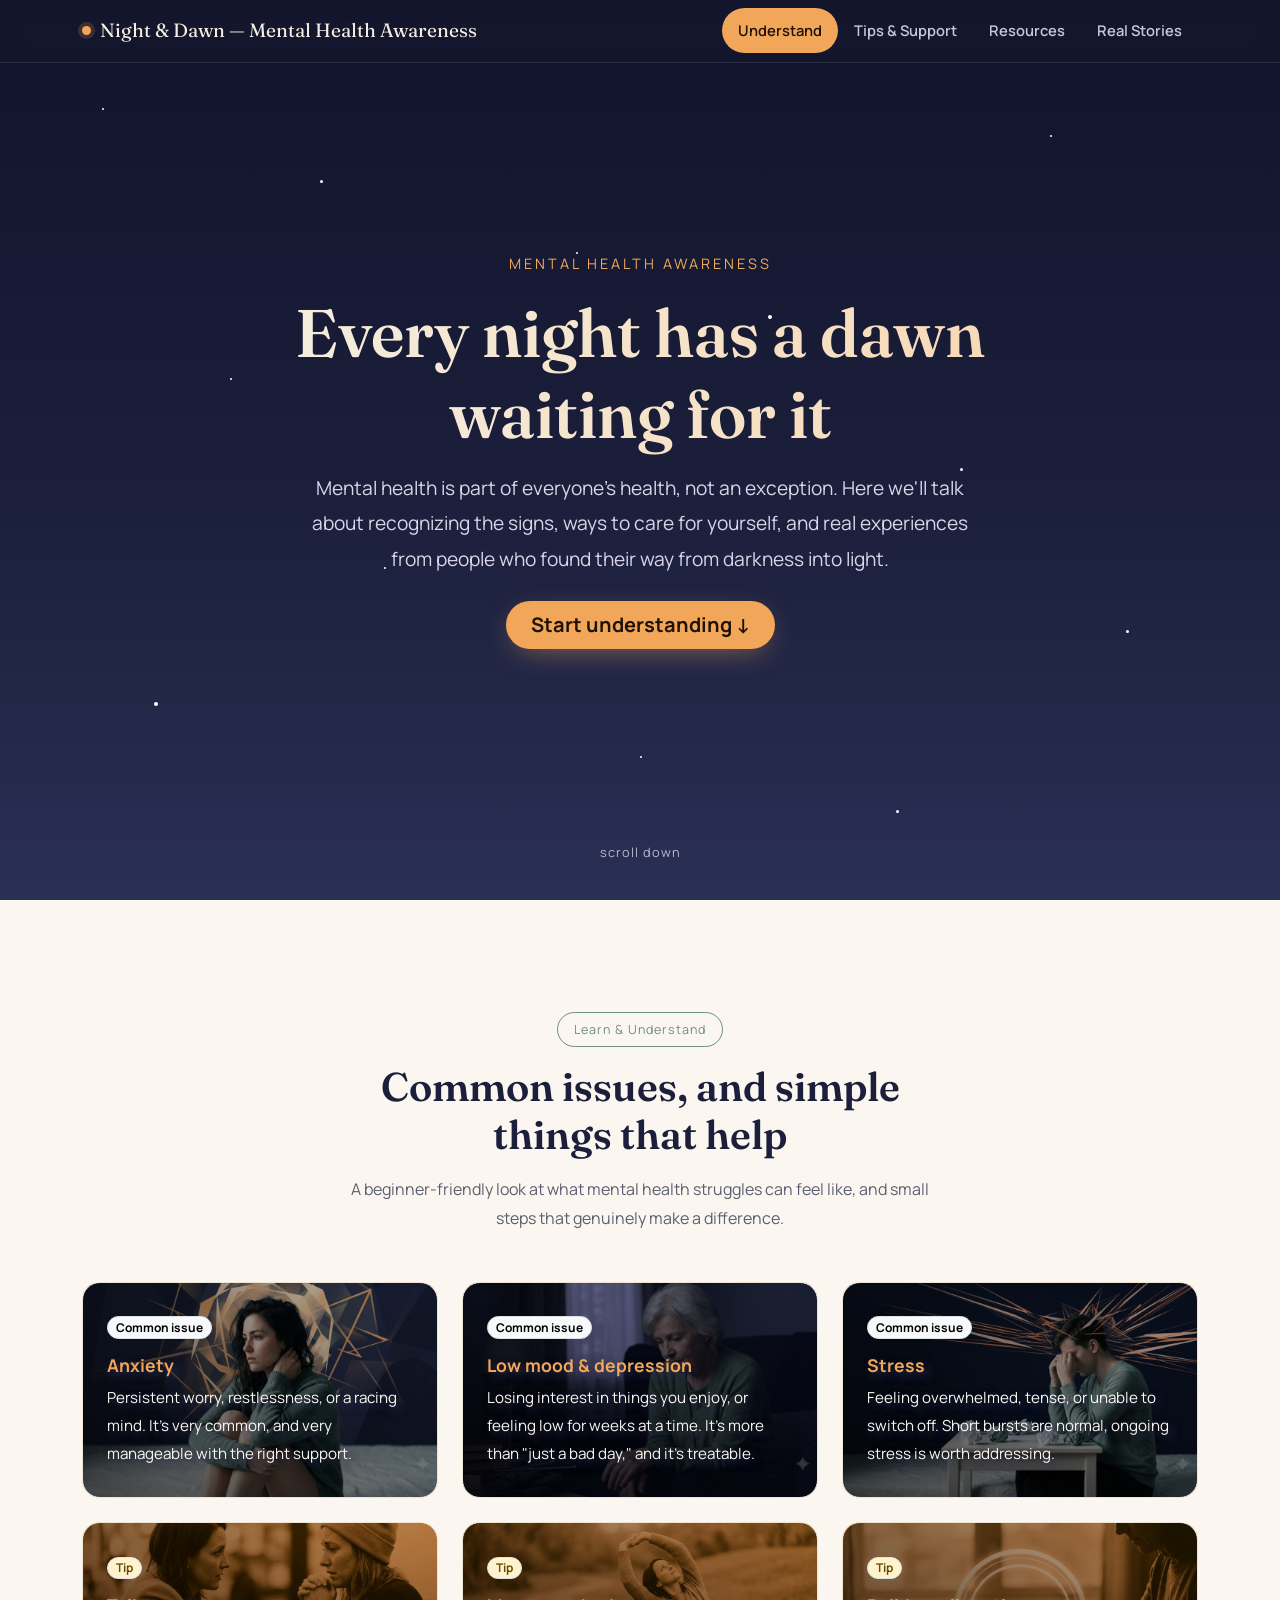
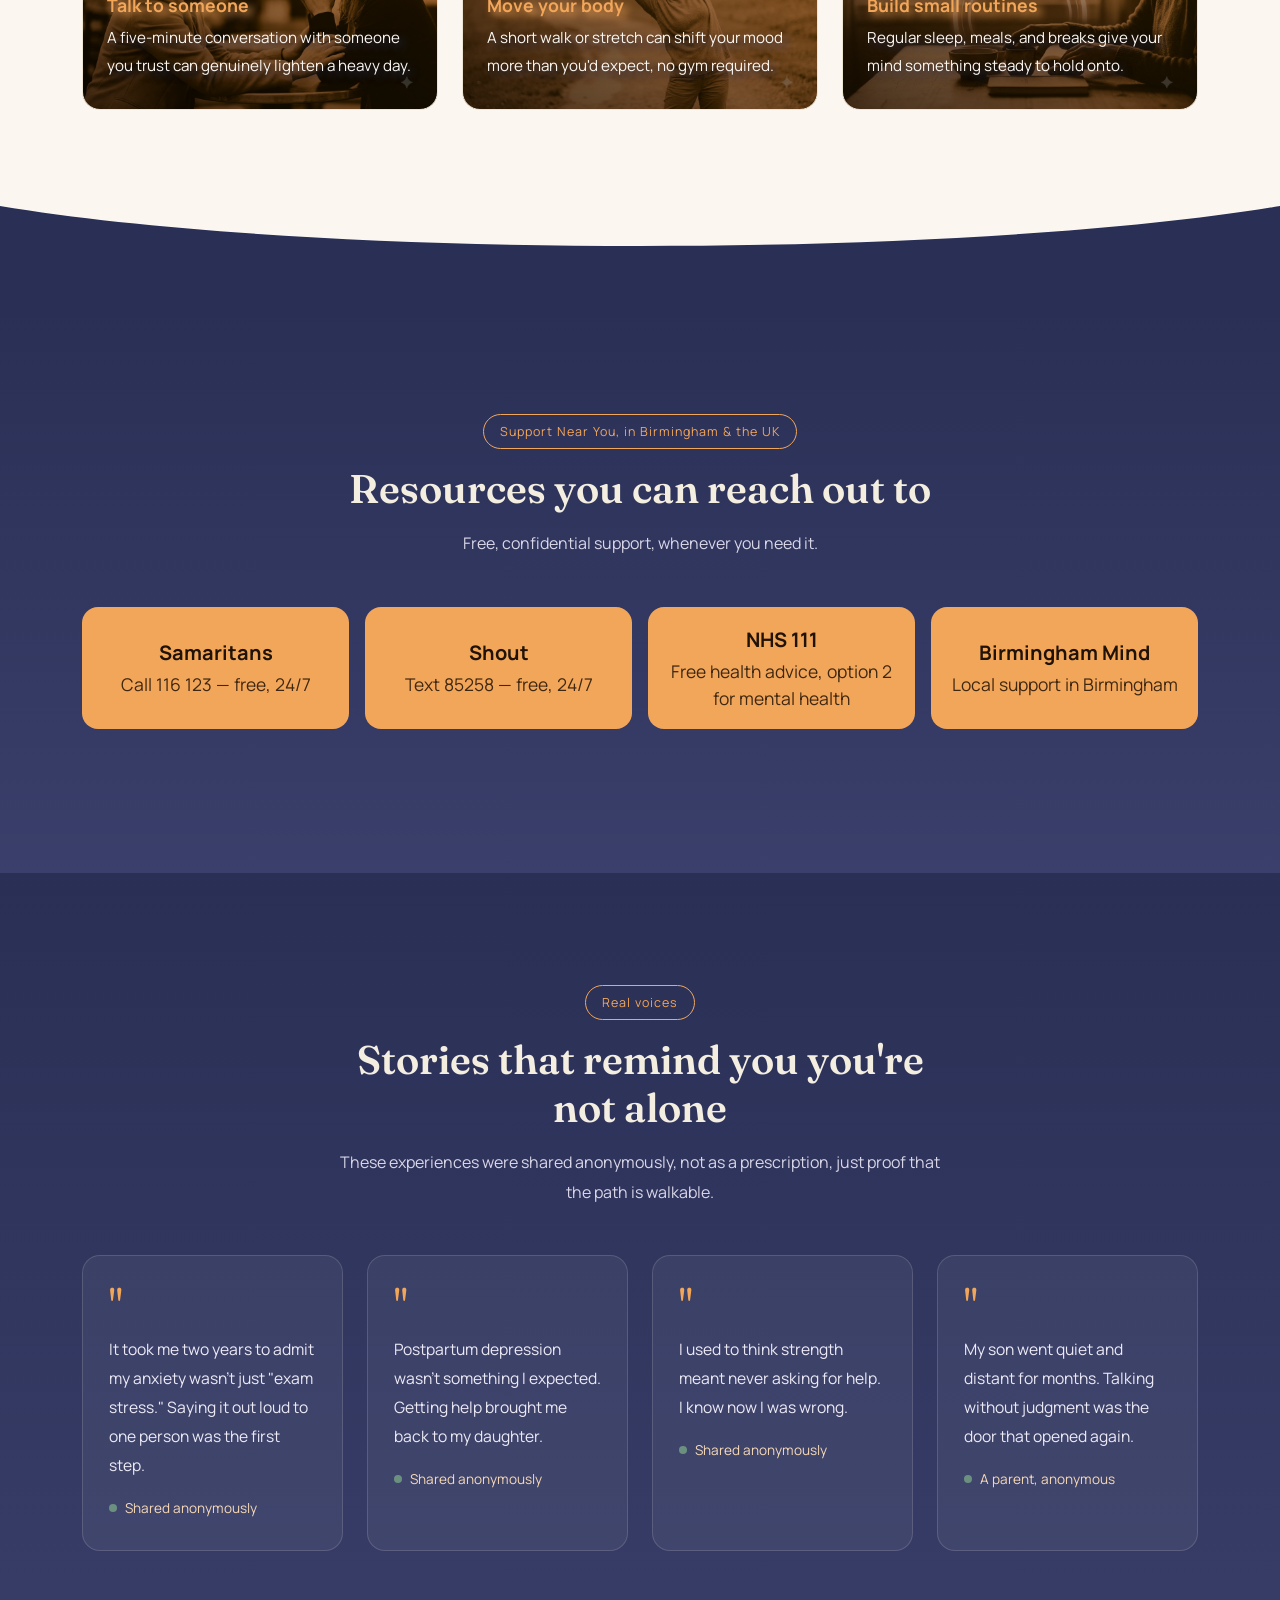
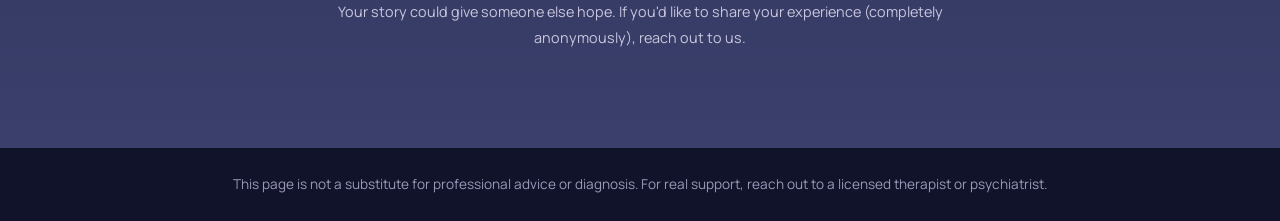
<file: index.html>
<!DOCTYPE html>
<html lang="en">

<head>
    <meta charset="UTF-8">
    <meta name="viewport" content="width=device-width, initial-scale=1.0">
    <meta name="description"
        content="A calming, beginner-friendly guide to mental health for people in Birmingham, UK. Learn to recognise common issues like anxiety and stress, pick up simple self-care tips, and find trusted local and national support resources.">

    <title>Mental Health Awareness — Night to Dawn</title>

    <!-- favicons generated by favicon.io -->
    <link rel="apple-touch-icon" sizes="180x180" href="assets/images/apple-touch-icon.png">
    <link rel="icon" type="image/png" sizes="32x32" href="assets/images/favicon-32x32.png">
    <link rel="icon" type="image/png" sizes="16x16" href="assets/images/favicon-16x16.png">


    <link rel="preconnect" href="https://fonts.googleapis.com">
    <link rel="preconnect" href="https://fonts.gstatic.com" crossorigin="">
    <link href="https://fonts.googleapis.com/css2?family=Fraunces:opsz,wght@9..144,400;9..144,600&amp;family=Manrope:wght@400;500;600;700;800&amp;display=swap" rel="stylesheet">

    <!-- Bootstrap 5 -->
    <link href="https://cdn.jsdelivr.net/npm/bootstrap@5.3.3/dist/css/bootstrap.min.css" rel="stylesheet">

    <link rel="stylesheet" href="assets/css/style.css">
</head>

<body>
    <!-- ================= NAVBAR ================= -->
    <nav class="navbar navbar-expand-lg fixed-top site-navbar">
        <div class="container">
            <a class="navbar-brand" href="#hero">
                <span class="dot" aria-hidden="true"></span>
                <span class="desktop-title">Night &amp; Dawn — Mental Health Awareness</span>
                <span class="mobile-title">Night &amp; Dawn</span>
            </a>
            <button class="navbar-toggler collapsed" type="button" data-bs-toggle="collapse" data-bs-target="#mainNav" aria-controls="mainNav" aria-expanded="false" aria-label="Toggle navigation">
                <span class="navbar-toggler-icon"></span>
            </button>
            <div class="navbar-collapse collapse" id="mainNav">
                <ul class="navbar-nav ms-auto mb-2 mb-lg-0">
                    <li class="nav-item"><a class="nav-link nav-link-section active" data-section="hero" href="#hero">Understand</a></li>
                    <li class="nav-item"><a class="nav-link nav-link-section" data-section="signs" href="#signs">Tips & Support</a></li>
                    <li class="nav-item"><a class="nav-link nav-link-section" data-section="resources" href="#resources">Resources</a></li>
                    <li class="nav-item"><a class="nav-link nav-link-section" data-section="stories" href="#stories">Real Stories</a></li>
                </ul>
            </div>
        </div>
    </nav>

    <!-- ================= HERO ================= -->
    <section class="hero" id="hero">
        <div class="stars" aria-hidden="true">
            <span class="star"></span>
            <span class="star"></span>
            <span class="star"></span>
            <span class="star"></span>
            <span class="star"></span>
            <span class="star"></span>
            <span class="star"></span>
            <span class="star"></span>
            <span class="star"></span>
            <span class="star"></span>
            <span class="star"></span>
            <span class="star"></span>
        </div>
        <div class="container">
            <span class="eyebrow d-block mb-3">MENTAL HEALTH AWARENESS</span>
            <h1 class="mx-auto mb-3">Every night has a dawn waiting for it</h1>
            <p class="mx-auto mb-4">Mental health is part of everyone's health, not an exception. Here we'll talk about recognizing the signs, ways to care for yourself, and real experiences from
                people who found their way from darkness into light.</p>
            <a class="cta btn btn-lg px-4 py-2" href="#signs">Start understanding ↓</a>
        </div>
        <span class="scroll-hint">scroll down</span>
    </section>

    <!-- ================= TIPS & SUPPORT ================= -->
    <section class="signs" id="signs">
        <div class="container">
            <div class="section-head text-center mx-auto mb-5" style="max-width: 62ch;">
                <span class="tag mb-3 d-inline-flex">Learn &amp; Understand</span>
                <h2 class="mb-3">Common issues, and simple things that help</h2>
                <p class="mb-0">A beginner-friendly look at what mental health struggles can feel like, and small steps that genuinely make a difference.</p>
            </div>

            <div class="row g-4">
                <div class="col-12 col-sm-6 col-lg-4">
                    <div class="card-signs card-signs-background card-signs-background1">
                        <span class="badge rounded-pill text-bg-light border mb-3">Common issue</span>
                        <h3>Anxiety</h3>
                        <p>Persistent worry, restlessness, or a racing mind. It's very common, and very manageable with the right support.</p>
                    </div>
                </div>
                <div class="col-12 col-sm-6 col-lg-4">
                    <div class="card-signs card-signs-background card-signs-background2">
                        <span class="badge rounded-pill text-bg-light border mb-3">Common issue</span>
                        <h3>Low mood &amp; depression</h3>
                        <p>Losing interest in things you enjoy, or feeling low for weeks at a time. It's more than "just a bad day," and it's treatable.</p>
                    </div>
                </div>
                <div class="col-12 col-sm-6 col-lg-4">
                    <div class="card-signs card-signs-background card-signs-background3">
                        <span class="badge rounded-pill text-bg-light border mb-3">Common issue</span>
                        <h3>Stress</h3>
                        <p>Feeling overwhelmed, tense, or unable to switch off. Short bursts are normal, ongoing stress is worth addressing.</p>
                    </div>
                </div>
                <div class="col-12 col-sm-6 col-lg-4">
                    <div class="card-signs card-signs-background card-signs-background4">
                        <span class="badge rounded-pill bg-warning-subtle text-warning-emphasis border mb-3">Tip</span>
                        <h3>Talk to someone</h3>
                        <p>A five-minute conversation with someone you trust can genuinely lighten a heavy day.</p>
                    </div>
                </div>
                <div class="col-12 col-sm-6 col-lg-4">
                    <div class="card-signs card-signs-background card-signs-background5">
                        <span class="badge rounded-pill bg-warning-subtle text-warning-emphasis border mb-3">Tip</span>
                        <h3>Move your body</h3>
                        <p>A short walk or stretch can shift your mood more than you'd expect, no gym required.</p>
                    </div>
                </div>
                <div class="col-12 col-sm-6 col-lg-4">
                    <div class="card-signs card-signs-background card-signs-background6">
                        <span class="badge rounded-pill bg-warning-subtle text-warning-emphasis border mb-3">Tip</span>
                        <h3>Build small routines</h3>
                        <p>Regular sleep, meals, and breaks give your mind something steady to hold onto.</p>
                    </div>
                </div>
            </div>
        </div>
    </section>

    <div class="horizon" aria-hidden="true" style="transform: scaleY(-1);">
        <svg viewBox="0 0 1200 90" preserveAspectRatio="none">
            <path d="M0,90 C300,10 900,10 1200,90 L1200,0 L0,0 Z" fill="#FBF7F0"></path>
            <path d="M0,90 C300,40 900,40 1200,90 L1200,0 L0,0 Z" fill="#2A2F55"></path>
        </svg>
    </div>

    <!-- ================= RESOURCES ================= -->
    <section class="resources" id="resources">
        <div class="container">
            <div class="section-head text-center mx-auto mb-5" style="max-width: 62ch;">
                <span class="tag mb-3 d-inline-flex">Support Near You, in Birmingham &amp; the UK</span>
                <h2 class="mb-3">Resources you can reach out to</h2>
                <p class="mb-0">Free, confidential support, whenever you need it.</p>
            </div>

            <div class="row row-cols-1 row-cols-sm-2 row-cols-lg-4 g-3 mb-5">
                <div class="col">
                    <a class="btn btn-lg w-100 h-100 resource-btn" href="https://www.samaritans.org" target="_blank" rel="noopener">
                        <span class="d-block fw-bold">Samaritans</span>
                        <span class="d-block small">Call 116 123 — free, 24/7</span>
                    </a>
                </div>
                <div class="col">
                    <a class="btn btn-lg w-100 h-100 resource-btn" href="https://giveusashout.org" target="_blank" rel="noopener">
                        <span class="d-block fw-bold">Shout</span>
                        <span class="d-block small">Text 85258 — free, 24/7</span>
                    </a>
                </div>
                <div class="col">
                    <a class="btn btn-lg w-100 h-100 resource-btn" href="https://www.nhs.uk/nhs-services/urgent-and-emergency-care-services/when-to-use-111/" target="_blank" rel="noopener">
                        <span class="d-block fw-bold">NHS 111</span>
                        <span class="d-block small">Free health advice, option 2 for mental health</span>
                    </a>
                </div>
                <div class="col">
                    <a class="btn btn-lg w-100 h-100 resource-btn" href="https://birminghammind.org" target="_blank" rel="noopener">
                        <span class="d-block fw-bold">Birmingham Mind</span>
                        <span class="d-block small">Local support in Birmingham</span>
                    </a>
                </div>
            </div>
        </div>
    </section>

    <section class="stories" id="stories">
        <div class="container">
            <div class="section-head text-center mx-auto mb-5" style="max-width: 62ch;">
                <span class="tag mb-3 d-inline-flex">Real voices</span>
                <h2 class="mb-3">Stories that remind you you're not alone</h2>
                <p class="mb-0">These experiences were shared anonymously, not as a prescription, just proof that the path is walkable.</p>
            </div>

            <div class="row g-4">
                <div class="col-12 col-md-6 col-lg-3">
                    <div class="card-story">
                        <span class="quote-mark mb-2">"</span>
                        <p class="quote">It took me two years to admit my anxiety wasn't just "exam stress." Saying it out loud to one person was the first step.</p>
                        <p class="who">Shared anonymously</p>
                    </div>
                </div>
                <div class="col-12 col-md-6 col-lg-3">
                    <div class="card-story">
                        <span class="quote-mark mb-2">"</span>
                        <p class="quote">Postpartum depression wasn't something I expected. Getting help brought me back to my daughter.</p>
                        <p class="who">Shared anonymously</p>
                    </div>
                </div>
                <div class="col-12 col-md-6 col-lg-3">
                    <div class="card-story">
                        <span class="quote-mark mb-2">"</span>
                        <p class="quote">I used to think strength meant never asking for help. I know now I was wrong.</p>
                        <p class="who">Shared anonymously</p>
                    </div>
                </div>
                <div class="col-12 col-md-6 col-lg-3">
                    <div class="card-story">
                        <span class="quote-mark mb-2">"</span>
                        <p class="quote">My son went quiet and distant for months. Talking without judgment was the door that opened again.</p>
                        <p class="who">A parent, anonymous</p>
                    </div>
                </div>
            </div>

            <p class="share-note text-center mx-auto mt-5 mb-0" style="max-width: 640px;">Your story could give someone else hope. If you'd like to share your experience (completely anonymously),
                reach out to us.</p>
        </div>
    </section>

    <!-- ================= Footer ================= -->
    <footer class="text-center py-4 px-3">
        This page is not a substitute for professional advice or diagnosis. For real support, reach out to a licensed therapist or psychiatrist.
    </footer>

    <!-- Bootstrap 5 -->
    <script src="https://cdn.jsdelivr.net/npm/bootstrap@5.3.3/dist/js/bootstrap.bundle.min.js"></script>
    <script>
        // Highlight the active nav link as the user scrolls through the three sections
        const sections = document.querySelectorAll('section[id]');
        const links = document.querySelectorAll('.nav-link-section');

        const setActive = (id) => {
            links.forEach(link => link.classList.toggle('active', link.dataset.section === id));
        };

        const observer = new IntersectionObserver((entries) => {
            entries.forEach(entry => {
                if (entry.isIntersecting) setActive(entry.target.id);
            });
        }, { rootMargin: '-45% 0px -45% 0px', threshold: 0 });

        sections.forEach(sec => observer.observe(sec));

        // Close the mobile menu after tapping a link
        const mainNav = document.getElementById('mainNav');
        const bsCollapse = mainNav ? new bootstrap.Collapse(mainNav, { toggle: false }) : null;
        links.forEach(link => {
            link.addEventListener('click', () => {
                if (bsCollapse && mainNav.classList.contains('show')) bsCollapse.hide();
            });
        });
    </script>
</body>

</html>
</file>
<file: assets/css/style.css>
:root {
  --night: #1b1f3b;
  --night-2: #2a2f55;
  --dawn: #f2a65a;
  --dawn-soft: #f7d9b5;
  --sage: #6b9080;
  --paper: #fbf7f0;
  --ink: #22252f;
  --ink-soft: #5a5f71;
}

body {
  font-family: "Manrope", sans-serif;
  background: var(--paper);
  color: var(--ink);
  line-height: 1.85;
}

h1,
h2,
h3,
.display-font {
  font-family: "Fraunces", serif;
  font-weight: 600;
}

html {
  scroll-behavior: smooth;
}
section[id] {
  scroll-margin-top: 80px;
}

/* ---------------- NAVBAR ---------------- */

.site-navbar {
  background: rgba(20, 23, 46, 0.7);
  backdrop-filter: blur(10px);
  border-bottom: 1px solid rgba(244, 238, 224, 0.1);
}

.desktop-title {
  display: inline;
}
.mobile-title {
  display: none;
}

.site-navbar .navbar-brand {
  font-family: "Fraunces", serif;
  font-size: 1.2rem;
  color: #f4eee0 !important;
  display: flex;
  align-items: center;
  gap: 0.55rem;
}
.site-navbar .navbar-brand .dot {
  width: 9px;
  height: 9px;
  border-radius: 50%;
  background: var(--dawn);
  box-shadow: 0 0 0 4px rgba(242, 166, 90, 0.18);
  display: inline-block;
}
.site-navbar .nav-link {
  color: #c9c6de !important;
  font-weight: 600;
  font-size: 0.92rem;
  padding: 0.55rem 1rem !important;
  border-radius: 999px;
  transition:
    background 0.25s ease,
    color 0.25s ease;
}
.site-navbar .nav-link:hover {
  color: #f4eee0 !important;
}
.site-navbar .nav-link.active {
  background: var(--dawn);
  color: #201205 !important;
}
.site-navbar .navbar-toggler {
  border-color: rgba(244, 238, 224, 0.3);
}
.site-navbar .navbar-toggler:focus {
  box-shadow: 0 0 0 0.2rem rgba(242, 166, 90, 0.4);
}

/* ---------------- Hero  ---------------- */

/* stars */
.stars {
  position: absolute;
  inset: 0;
  overflow: hidden;
  pointer-events: none;
}

.star {
  position: absolute;
  border-radius: 50%;
  background: white;
  animation-name: twinkle;
  animation-timing-function: ease-in-out;
  animation-iteration-count: infinite;
  animation-direction: alternate;
}

/* Individual stars */

.star:nth-child(1) {
  top: 12%;
  left: 8%;
  width: 2px;
  height: 2px;
  animation-duration: 1.7s;
  animation-delay: -0.2s;
}

.star:nth-child(2) {
  top: 20%;
  left: 25%;
  width: 3px;
  height: 3px;
  animation-duration: 2.4s;
  animation-delay: -1.3s;
}

.star:nth-child(3) {
  top: 15%;
  left: 82%;
  width: 2px;
  height: 2px;
  animation-duration: 1.2s;
  animation-delay: -0.8s;
}

.star:nth-child(4) {
  top: 35%;
  left: 60%;
  width: 4px;
  height: 4px;
  animation-duration: 2.8s;
  animation-delay: -2s;
}

.star:nth-child(5) {
  top: 42%;
  left: 18%;
  width: 2px;
  height: 2px;
  animation-duration: 1.9s;
  animation-delay: -0.4s;
}

.star:nth-child(6) {
  top: 52%;
  left: 75%;
  width: 3px;
  height: 3px;
  animation-duration: 2.2s;
  animation-delay: -1.1s;
}

.star:nth-child(7) {
  top: 63%;
  left: 30%;
  width: 2px;
  height: 2px;
  animation-duration: 1.5s;
  animation-delay: -0.6s;
}

.star:nth-child(8) {
  top: 70%;
  left: 88%;
  width: 3px;
  height: 3px;
  animation-duration: 2.7s;
  animation-delay: -1.7s;
}

.star:nth-child(9) {
  top: 78%;
  left: 12%;
  width: 4px;
  height: 4px;
  animation-duration: 1.8s;
  animation-delay: -0.3s;
}

.star:nth-child(10) {
  top: 84%;
  left: 50%;
  width: 2px;
  height: 2px;
  animation-duration: 2.5s;
  animation-delay: -1.4s;
}

.star:nth-child(11) {
  top: 90%;
  left: 70%;
  width: 3px;
  height: 3px;
  animation-duration: 1.3s;
  animation-delay: -0.7s;
}

.star:nth-child(12) {
  top: 28%;
  left: 45%;
  width: 2px;
  height: 2px;
  animation-duration: 2.1s;
  animation-delay: -1.9s;
}

@keyframes twinkle {
  0% {
    opacity: 0.15;
    transform: scale(0.8);
  }

  50% {
    opacity: 1;
    transform: scale(1.3);
  }

  100% {
    opacity: 0.25;
    transform: scale(1);
  }
}
/* end of stars */
.hero {
  position: relative;
  min-height: 100svh;
  display: flex;
  flex-direction: column;
  justify-content: center;
  align-items: center;
  text-align: center;
  padding: 8vh 6vw;
  background: linear-gradient(
    180deg,
    #10132a 0%,
    var(--night) 55%,
    var(--night-2) 100%
  );
  color: #f4eee0;
  overflow: hidden;
}
.eyebrow {
  font-size: 0.9rem;
  letter-spacing: 3px;
  color: var(--dawn);
  position: relative;
  z-index: 1;
}
.hero h1 {
  font-size: clamp(2.2rem, 6vw, 4.2rem);
  max-width: 18ch;
  position: relative;
  z-index: 1;
  background: linear-gradient(90deg, #f4eee0, var(--dawn-soft));
  -webkit-background-clip: text;
  background-clip: text;
  color: transparent;
}
.hero p {
  max-width: 56ch;
  font-size: clamp(1rem, 1.6vw, 1.2rem);
  color: #d9d6e8;
  position: relative;
  z-index: 1;
}
.hero .cta {
  background: var(--dawn);
  color: #201205;
  border-radius: 999px;
  font-weight: 700;
  position: relative;
  z-index: 1;
  box-shadow: 0 8px 30px -10px rgba(242, 166, 90, 0.6);
  transition: transform 0.25s ease;
}

.hero .cta:hover {
  transform: translateY(-2px);
  color: #201205;
}
.scroll-hint {
  position: absolute;
  bottom: 2.2rem;
  font-size: 0.8rem;
  color: #b9b6d0;
  letter-spacing: 1px;
  z-index: 1;
}

/* ---------------- Section head ---------------- */
.section-head .tag {
  display: inline-flex;
  align-items: center;
  font-size: 0.78rem;
  letter-spacing: 1px;
  color: var(--sage);
  border: 1px solid var(--sage);
  border-radius: 999px;
  padding: 0.3rem 1rem;
}
.section-head h2 {
  font-size: clamp(1.7rem, 4vw, 2.5rem);
  color: var(--night);
}
.section-head p {
  color: var(--ink-soft);
}

/* ---------------- TIPS & SUPPORT ---------------- */

.signs {
  background: var(--paper);
  padding: 7rem 0 6rem;
}

.card-signs {
  background: #fff;
  border: 1px solid #ede4d3;
  border-radius: 18px;
  padding: 1.8rem 1.5rem;
  height: 100%;
  transition:
    transform 0.25s ease,
    box-shadow 0.25s ease;
}

.card-signs-background {
  background-size: cover;
  background-position: center;
}

.card-signs-background1 {
  background-image:
    linear-gradient(to top right, rgba(0, 0, 0, 0.7), rgba(0, 0, 0, 0.2)),
    url("../images/anxiety.png");
}
.card-signs-background2 {
  background-image:
    linear-gradient(to top right, rgba(0, 0, 0, 0.7), rgba(0, 0, 0, 0.2)),
    url("../images/low-mood.png");
}
.card-signs-background3 {
  background-image:
    linear-gradient(to top right, rgba(0, 0, 0, 0.7), rgba(0, 0, 0, 0.2)),
    url("../images/stress.png");
}
.card-signs-background4 {
  background-image:
    linear-gradient(to top right, rgba(0, 0, 0, 0.7), rgba(0, 0, 0, 0.2)),
    url("../images/talk-to-someone.png");
}
.card-signs-background5 {
  background-image:
    linear-gradient(to top right, rgba(0, 0, 0, 0.7), rgba(0, 0, 0, 0.2)),
    url("../images/move-your-body.png");
}
.card-signs-background6 {
  background-image:
    linear-gradient(to top right, rgba(0, 0, 0, 0.7), rgba(0, 0, 0, 0.2)),
    url("../images/build-small-routines.png");
}

.card-signs:hover {
  transform: translateY(-4px);
  box-shadow: 0 20px 40px -24px rgba(27, 31, 59, 0.25);
}
.card-signs .icon {
  font-size: 1.5rem;
  display: inline-flex;
  width: 46px;
  height: 46px;
  align-items: center;
  justify-content: center;
  background: var(--dawn-soft);
  border-radius: 12px;
}
.card-signs-background1 h3,
.card-signs-background2 h3,
.card-signs-background3 h3 {
  font-size: 1.1rem;
  color: var(--dawn);
  font-family: "Manrope", sans-serif;
  font-weight: 700;
  text-shadow: 4px 4px 8px var(--night-2);
}

.card-signs-background4 h3,
.card-signs-background5 h3,
.card-signs-background6 h3 {
  font-size: 1.1rem;
  color: var(--dawn);
  font-family: "Manrope", sans-serif;
  font-weight: 700;
  text-shadow: 4px 4px 8px var(--dawn);
}
.card-signs p {
  color: var(--paper);
  font-size: 0.95rem;
  margin-bottom: 0;
  text-shadow: 4px 4px 8px var(--night-2);
}

/* ---------------- RESOURCES ---------------- */
.resources {
  background: linear-gradient(180deg, var(--night-2) 0%, #3a3f6b 100%);
  padding: 7rem 0 6rem;
  color: #f4eee0;
}
.resources .section-head h2 {
  color: #f4eee0;
}
.resources .section-head .tag {
  color: var(--dawn);
  border-color: var(--dawn);
}
.resources .section-head p {
  color: #d9d6e8;
}

.resource-btn {
  background: var(--dawn);
  color: #201205 !important;
  border-radius: 16px;
  padding: 1.1rem 1rem;
  text-decoration: none;
  display: flex;
  flex-direction: column;
  justify-content: center;
  align-items: center;
  gap: 0.2rem;
  text-align: center;
  transition:
    transform 0.2s ease,
    background 0.2s ease;
}
.resource-btn:hover {
  background: var(--dawn-soft);
  transform: translateY(-3px);
}
.resource-btn .small {
  opacity: 0.85;
}

/* ---------------- Stories ----------------*/
.stories {
  background: linear-gradient(180deg, var(--night-2) 0%, #3a3f6b 100%);
  padding: 7rem 0 6rem;
  color: #f4eee0;
}
.stories .section-head h2 {
  color: #f4eee0;
}
.stories .section-head .tag {
  color: var(--dawn);
  border-color: var(--dawn);
}
.stories .section-head p {
  color: #d9d6e8;
}

.card-story {
  background: rgba(255, 255, 255, 0.05);
  border: 1px solid rgba(244, 238, 224, 0.15);
  border-radius: 18px;
  padding: 1.8rem 1.6rem;
  height: 100%;
}
.card-story .quote-mark {
  font-family: "Fraunces", serif;
  font-size: 2.6rem;
  color: var(--dawn);
  line-height: 1;
  display: block;
}
.card-story p.quote {
  font-size: 0.98rem;
  color: #edeaf6;
}
.card-story .who {
  font-size: 0.85rem;
  color: var(--dawn-soft);
  display: flex;
  align-items: center;
  gap: 0.5rem;
  margin-top: 1rem;
  margin-bottom: 0;
}
.card-story .who::before {
  content: "";
  width: 8px;
  height: 8px;
  border-radius: 50%;
  background: var(--sage);
  display: inline-block;
}

.share-note {
  color: #c9c6de;
  font-size: 0.9rem;
}
/* ---------------- Footer ---------------- */

footer {
  background: #10132a;
  color: #9c99b8;
  font-size: 0.85rem;
}

@media screen and (max-width: 768px) {
  .desktop-title {
    display: none;
  }

  .mobile-title {
    display: inline;
  }
}
</file>
